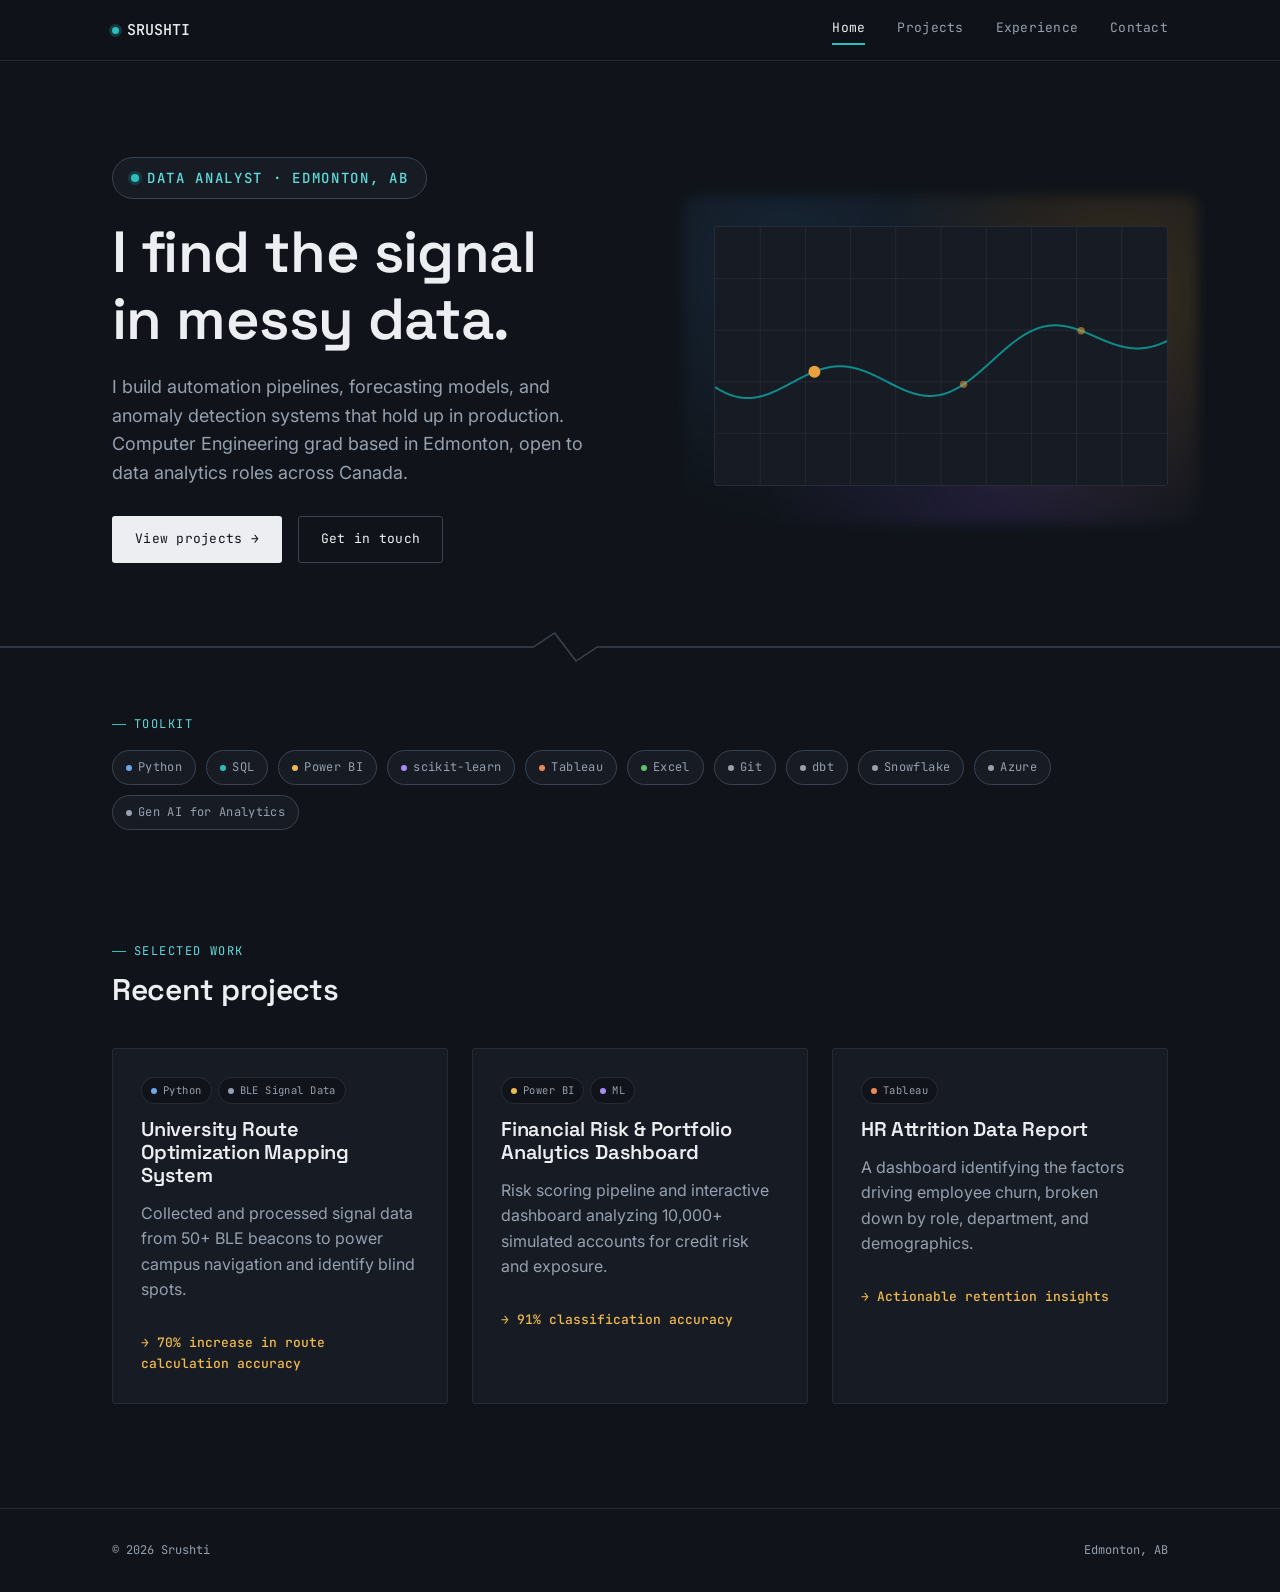
<file: index.html>
<!DOCTYPE html>
<html lang="en">
<head>
<meta charset="UTF-8">
<meta name="viewport" content="width=device-width, initial-scale=1.0">
<title>Srushti — Data Analyst</title>
<meta name="description" content="Data analyst portfolio — projects, experience, and writeups on finding signal in data.">
<link rel="preconnect" href="https://fonts.googleapis.com">
<link href="https://fonts.googleapis.com/css2?family=Space+Grotesk:wght@500;600;700&family=Inter:wght@400;500;600&family=JetBrains+Mono:wght@400;500&display=swap" rel="stylesheet">
<link rel="stylesheet" href="css/style.css">
</head>
<body>

<header class="site-nav">
  <div class="nav-inner">
    <a href="index.html" class="brand"><span class="dot"></span>SRUSHTI</a>
    <nav class="links">
      <a href="index.html" class="active">Home</a>
      <a href="projects.html">Projects</a>
      <a href="experience.html">Experience</a>
      <a href="contact.html">Contact</a>
    </nav>
  </div>
</header>

<section class="hero">
  <div class="wrap hero-grid">
    <div>
      <span class="eyebrow">Data Analyst · Edmonton, AB</span>
      <h1>I find the signal<br>in messy data.</h1>
      <p class="lede">I build automation pipelines, forecasting models, and anomaly detection systems that hold up in production. Computer Engineering grad based in Edmonton, open to data analytics roles across Canada.</p>
      <div class="hero-actions">
        <a href="projects.html" class="btn btn-primary">View projects →</a>
        <a href="contact.html" class="btn btn-ghost">Get in touch</a>
      </div>
    </div>
    <div class="hero-visual">
      <canvas id="hero-canvas"></canvas>
    </div>
  </div>
</section>

<svg class="signal-divider" viewBox="0 0 1200 40" preserveAspectRatio="none">
  <path d="M0,20 L500,20 L520,6 L540,34 L560,20 L1200,20"></path>
</svg>

<section class="tight">
  <div class="wrap">
    <span class="eyebrow">Toolkit</span>
    <div class="stack-strip" style="margin-top:16px;">
      <span class="tool-pill tag-python">Python</span>
      <span class="tool-pill tag-sql">SQL</span>
      <span class="tool-pill tag-powerbi">Power BI</span>
      <span class="tool-pill tag-ml">scikit-learn</span>
      <span class="tool-pill tag-tableau">Tableau</span>
      <span class="tool-pill tag-excel">Excel</span>
      <span class="tool-pill">Git</span>
      <span class="tool-pill">dbt</span>
      <span class="tool-pill">Snowflake</span>
      <span class="tool-pill">Azure</span>
      <span class="tool-pill">Gen AI for Analytics</span>
    </div>
  </div>
</section>

<section>
  <div class="wrap">
    <div class="section-head">
      <span class="eyebrow">Selected work</span>
      <h2>Recent projects</h2>
    </div>
    <div class="project-grid">

      <a href="projects.html#route-optimization" class="project-card">
        <div class="tags"><span class="tag-python">Python</span><span>BLE Signal Data</span></div>
        <h3>University Route Optimization Mapping System</h3>
        <p>Collected and processed signal data from 50+ BLE beacons to power campus navigation and identify blind spots.</p>
        <span class="result">→ 70% increase in route calculation accuracy</span>
      </a>

      <a href="projects.html#risk-dashboard" class="project-card">
        <div class="tags"><span class="tag-powerbi">Power BI</span><span class="tag-ml">ML</span></div>
        <h3>Financial Risk &amp; Portfolio Analytics Dashboard</h3>
        <p>Risk scoring pipeline and interactive dashboard analyzing 10,000+ simulated accounts for credit risk and exposure.</p>
        <span class="result">→ 91% classification accuracy</span>
      </a>

      <a href="projects.html#hr-attrition" class="project-card">
        <div class="tags"><span class="tag-tableau">Tableau</span></div>
        <h3>HR Attrition Data Report</h3>
        <p>A dashboard identifying the factors driving employee churn, broken down by role, department, and demographics.</p>
        <span class="result">→ Actionable retention insights</span>
      </a>

    </div>
  </div>
</section>

<footer>
  <div class="wrap">
    <span>© 2026 Srushti</span>
    <span>Edmonton, AB</span>
  </div>
</footer>

<script src="js/main.js"></script>
</body>
</html>
</file>
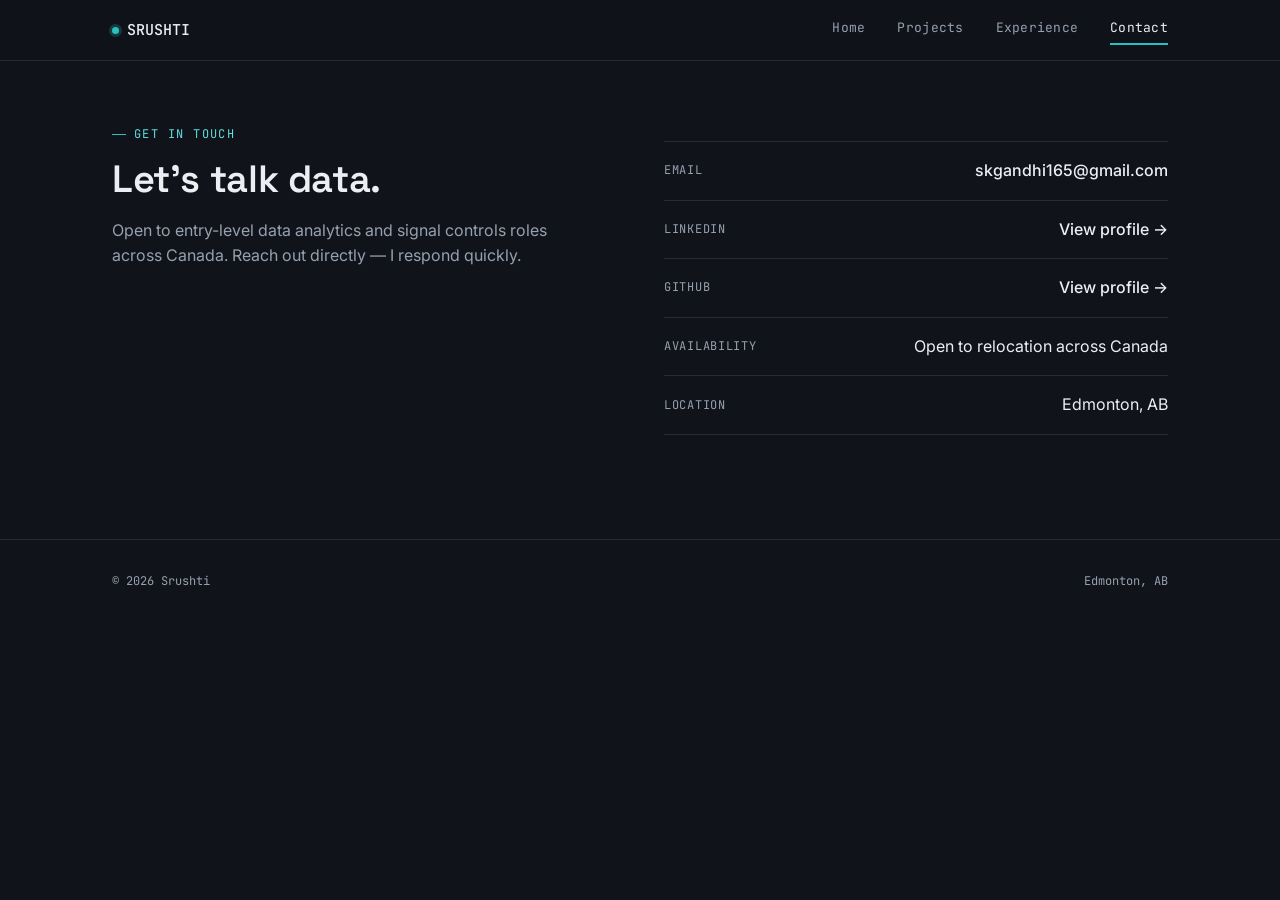
<file: contact.html>
<!DOCTYPE html>
<html lang="en">
<head>
<meta charset="UTF-8">
<meta name="viewport" content="width=device-width, initial-scale=1.0">
<title>Contact — Srushti</title>
<link rel="preconnect" href="https://fonts.googleapis.com">
<link href="https://fonts.googleapis.com/css2?family=Space+Grotesk:wght@500;600;700&family=Inter:wght@400;500;600&family=JetBrains+Mono:wght@400;500&display=swap" rel="stylesheet">
<link rel="stylesheet" href="css/style.css">
</head>
<body>

<header class="site-nav">
  <div class="nav-inner">
    <a href="index.html" class="brand"><span class="dot"></span>SRUSHTI</a>
    <nav class="links">
      <a href="index.html">Home</a>
      <a href="projects.html">Projects</a>
      <a href="experience.html">Experience</a>
      <a href="contact.html" class="active">Contact</a>
    </nav>
  </div>
</header>

<section style="padding-top:56px;">
  <div class="wrap contact-grid">
    <div>
      <span class="eyebrow">Get in touch</span>
      <h2 style="margin-top:14px; font-size:38px;">Let's talk data.</h2>
      <p style="margin-top:16px; max-width:44ch;">Open to entry-level data analytics and signal controls roles across Canada. Reach out directly — I respond quickly.</p>
    </div>

    <ul class="contact-list">
      <li>
        <span class="label">Email</span>
        <a href="mailto:skgandhi165@gmail.com">skgandhi165@gmail.com</a>
      </li>
      <li>
        <span class="label">LinkedIn</span>
        <a href="https://www.linkedin.com/in/srushti-gandhi-7142571a3/" target="_blank" rel="noopener">View profile →</a>
      </li>
      <li>
        <span class="label">GitHub</span>
        <a href="https://github.com/skgandhi165" target="_blank" rel="noopener">View profile →</a>
      </li>
      <li>
        <span class="label">Availability</span>
        <span>Open to relocation across Canada</span>
      </li>
      <li>
        <span class="label">Location</span>
        <span>Edmonton, AB</span>
      </li>
    </ul>
  </div>
</section>

<footer>
  <div class="wrap">
    <span>© 2026 Srushti</span>
    <span>Edmonton, AB</span>
  </div>
</footer>

<script src="js/main.js"></script>
</body>
</html>
</file>
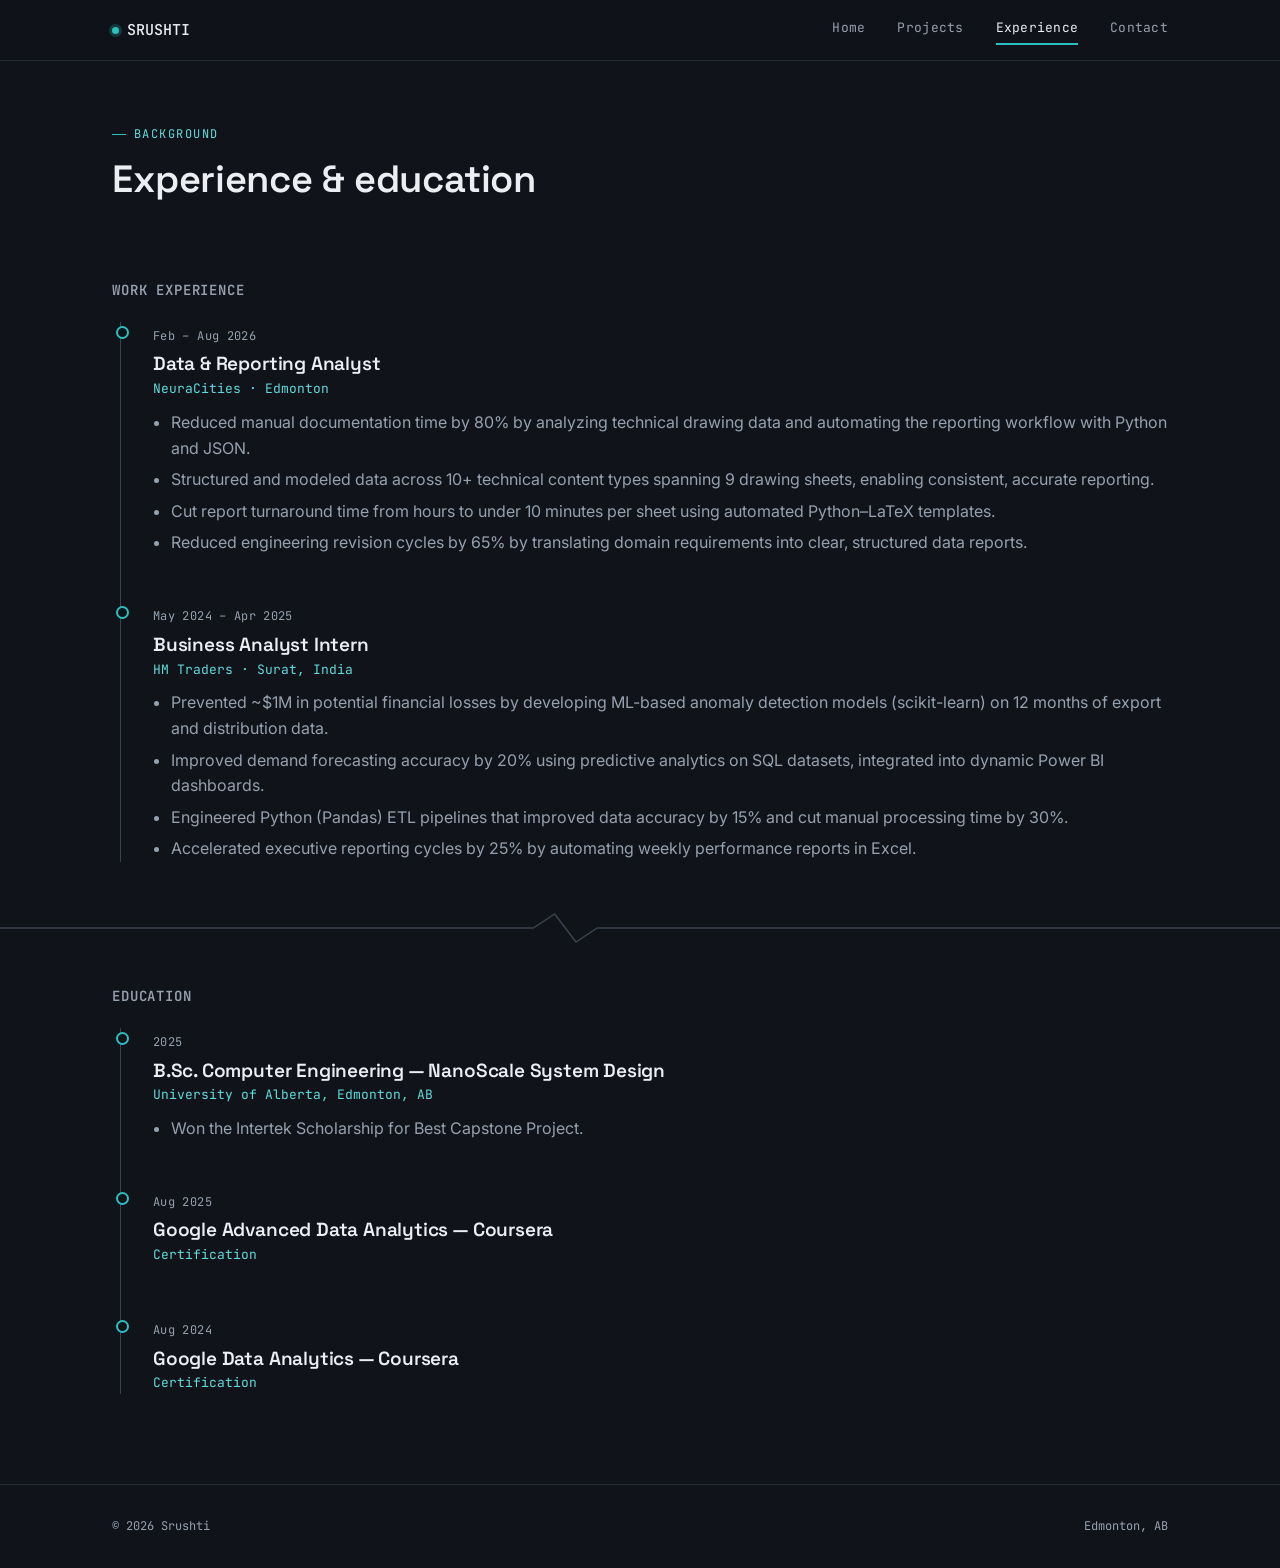
<file: experience.html>
<!DOCTYPE html>
<html lang="en">
<head>
<meta charset="UTF-8">
<meta name="viewport" content="width=device-width, initial-scale=1.0">
<title>Experience — Srushti</title>
<link rel="preconnect" href="https://fonts.googleapis.com">
<link href="https://fonts.googleapis.com/css2?family=Space+Grotesk:wght@500;600;700&family=Inter:wght@400;500;600&family=JetBrains+Mono:wght@400;500&display=swap" rel="stylesheet">
<link rel="stylesheet" href="css/style.css">
</head>
<body>

<header class="site-nav">
  <div class="nav-inner">
    <a href="index.html" class="brand"><span class="dot"></span>SRUSHTI</a>
    <nav class="links">
      <a href="index.html">Home</a>
      <a href="projects.html">Projects</a>
      <a href="experience.html" class="active">Experience</a>
      <a href="contact.html">Contact</a>
    </nav>
  </div>
</header>

<section class="tight" style="padding-top:56px;">
  <div class="wrap">
    <span class="eyebrow">Background</span>
    <h2 style="margin-top:14px; font-size:38px;">Experience &amp; education</h2>
  </div>
</section>

<section class="tight">
  <div class="wrap">
    <h3 style="font-size:14px; font-family: var(--font-mono); letter-spacing:0.06em; text-transform:uppercase; color:var(--ink-muted); margin-bottom:24px;">Work experience</h3>
    <div class="timeline">

      <div class="timeline-item">
        <span class="when">Feb – Aug 2026</span>
        <h3>Data &amp; Reporting Analyst</h3>
        <span class="org">NeuraCities · Edmonton</span>
        <ul>
          <li>Reduced manual documentation time by 80% by analyzing technical drawing data and automating the reporting workflow with Python and JSON.</li>
          <li>Structured and modeled data across 10+ technical content types spanning 9 drawing sheets, enabling consistent, accurate reporting.</li>
          <li>Cut report turnaround time from hours to under 10 minutes per sheet using automated Python–LaTeX templates.</li>
          <li>Reduced engineering revision cycles by 65% by translating domain requirements into clear, structured data reports.</li>
        </ul>
      </div>

      <div class="timeline-item">
        <span class="when">May 2024 – Apr 2025</span>
        <h3>Business Analyst Intern</h3>
        <span class="org">HM Traders · Surat, India</span>
        <ul>
          <li>Prevented ~$1M in potential financial losses by developing ML-based anomaly detection models (scikit-learn) on 12 months of export and distribution data.</li>
          <li>Improved demand forecasting accuracy by 20% using predictive analytics on SQL datasets, integrated into dynamic Power BI dashboards.</li>
          <li>Engineered Python (Pandas) ETL pipelines that improved data accuracy by 15% and cut manual processing time by 30%.</li>
          <li>Accelerated executive reporting cycles by 25% by automating weekly performance reports in Excel.</li>
        </ul>
      </div>

    </div>
  </div>
</section>

<svg class="signal-divider" viewBox="0 0 1200 40" preserveAspectRatio="none">
  <path d="M0,20 L500,20 L520,6 L540,34 L560,20 L1200,20"></path>
</svg>

<section class="tight">
  <div class="wrap">
    <h3 style="font-size:14px; font-family: var(--font-mono); letter-spacing:0.06em; text-transform:uppercase; color:var(--ink-muted); margin-bottom:24px;">Education</h3>
    <div class="timeline">

      <div class="timeline-item">
        <span class="when">2025</span>
        <h3>B.Sc. Computer Engineering — NanoScale System Design</h3>
        <span class="org">University of Alberta, Edmonton, AB</span>
        <ul>
          <li>Won the Intertek Scholarship for Best Capstone Project.</li>
        </ul>
      </div>

      <div class="timeline-item">
        <span class="when">Aug 2025</span>
        <h3>Google Advanced Data Analytics — Coursera</h3>
        <span class="org">Certification</span>
      </div>

      <div class="timeline-item">
        <span class="when">Aug 2024</span>
        <h3>Google Data Analytics — Coursera</h3>
        <span class="org">Certification</span>
      </div>

    </div>
  </div>
</section>

<footer>
  <div class="wrap">
    <span>© 2026 Srushti</span>
    <span>Edmonton, AB</span>
  </div>
</footer>

<script src="js/main.js"></script>
</body>
</html>
</file>
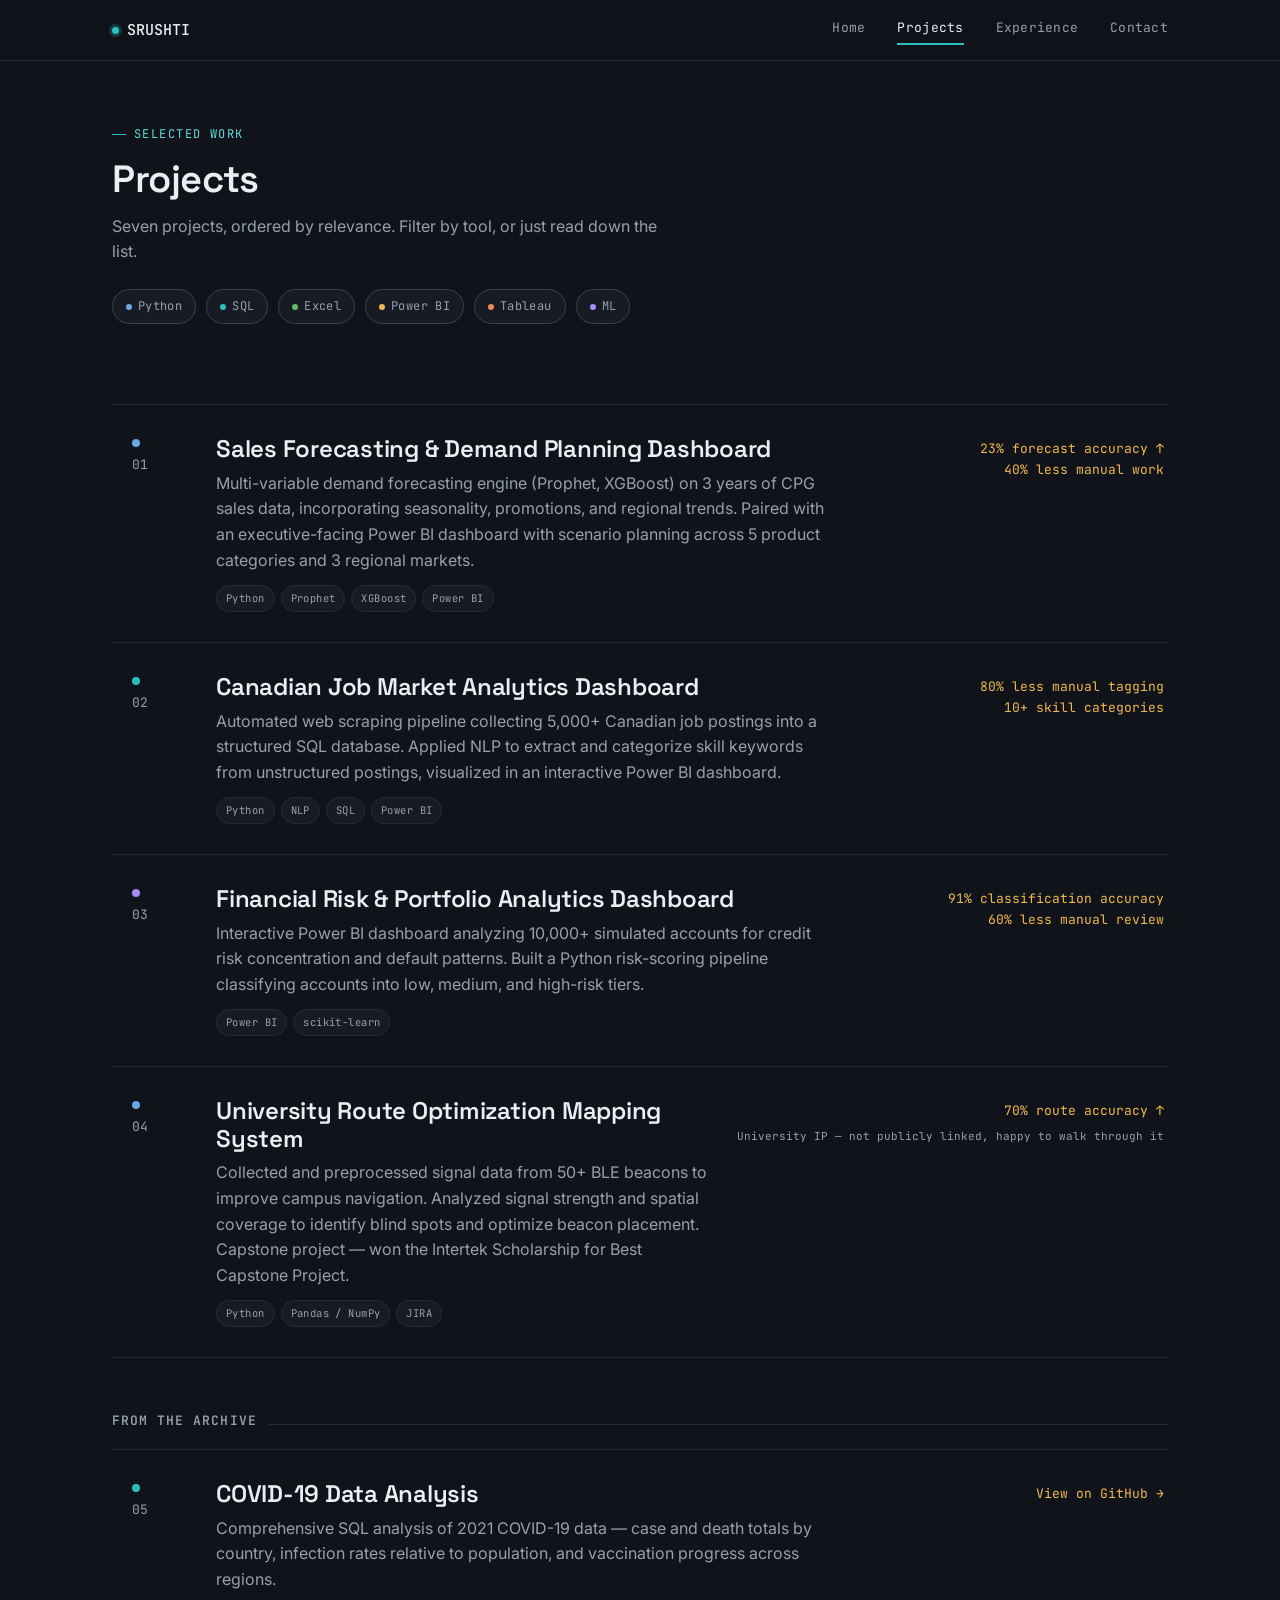
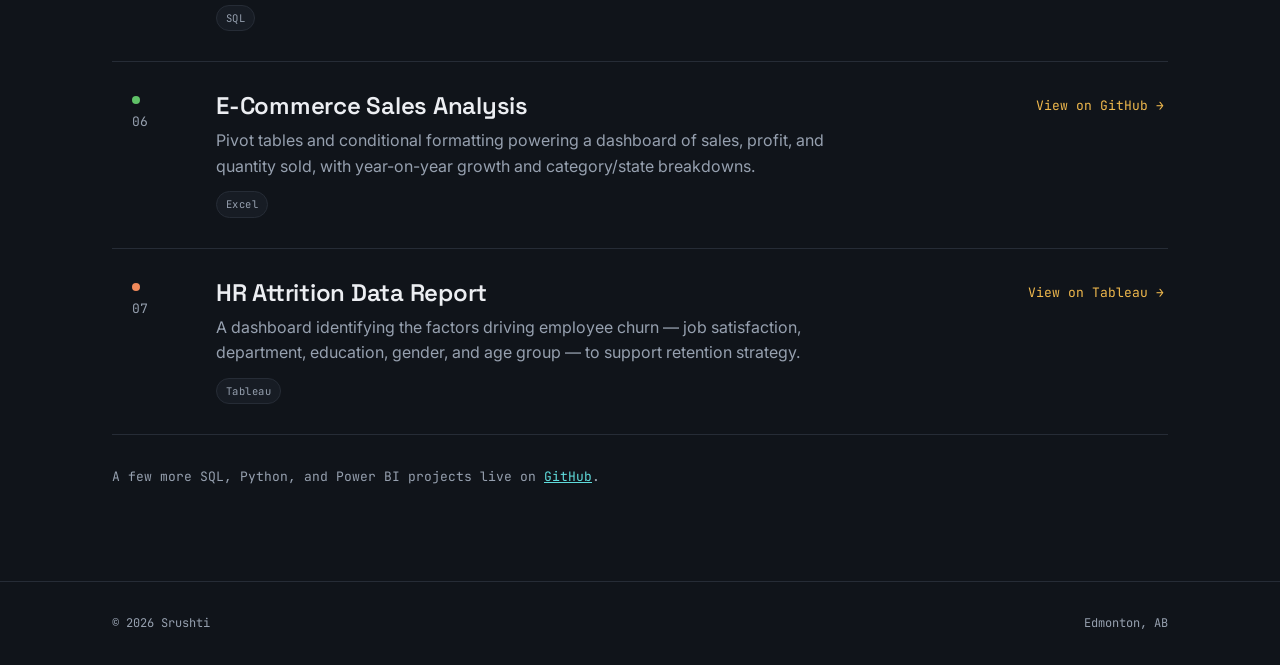
<file: projects.html>
<!DOCTYPE html>
<html lang="en">
<head>
<meta charset="UTF-8">
<meta name="viewport" content="width=device-width, initial-scale=1.0">
<title>Projects — Srushti</title>
<link rel="preconnect" href="https://fonts.googleapis.com">
<link href="https://fonts.googleapis.com/css2?family=Space+Grotesk:wght@500;600;700&family=Inter:wght@400;500;600&family=JetBrains+Mono:wght@400;500&display=swap" rel="stylesheet">
<link rel="stylesheet" href="css/style.css">
</head>
<body>

<header class="site-nav">
  <div class="nav-inner">
    <a href="index.html" class="brand"><span class="dot"></span>SRUSHTI</a>
    <nav class="links">
      <a href="index.html">Home</a>
      <a href="projects.html" class="active">Projects</a>
      <a href="experience.html">Experience</a>
      <a href="contact.html">Contact</a>
    </nav>
  </div>
</header>

<section class="tight" style="padding-top:56px;">
  <div class="wrap">
    <span class="eyebrow">Selected work</span>
    <h2 style="margin-top:14px; font-size:38px;">Projects</h2>
    <p style="max-width:56ch; margin-top:12px;">Seven projects, ordered by relevance. Filter by tool, or just read down the list.</p>

    <div class="stack-strip" data-filter-bar style="margin-top:24px;">
      <span class="tool-pill filterable tag-python" data-tool="python">Python</span>
      <span class="tool-pill filterable tag-sql" data-tool="sql">SQL</span>
      <span class="tool-pill filterable tag-excel" data-tool="excel">Excel</span>
      <span class="tool-pill filterable tag-powerbi" data-tool="power bi">Power BI</span>
      <span class="tool-pill filterable tag-tableau" data-tool="tableau">Tableau</span>
      <span class="tool-pill filterable tag-ml" data-tool="ml">ML</span>
    </div>
  </div>
</section>

<section class="tight">
  <div class="wrap">

    <div class="project-index">

      <div class="project-row" style="--tool-color: var(--c-python);" data-tools="python power bi">
        <div class="idx"><span class="dot"></span>01</div>
        <div>
          <h3>Sales Forecasting &amp; Demand Planning Dashboard</h3>
          <p>Multi-variable demand forecasting engine (Prophet, XGBoost) on 3 years of CPG sales data, incorporating seasonality, promotions, and regional trends. Paired with an executive-facing Power BI dashboard with scenario planning across 5 product categories and 3 regional markets.</p>
          <div class="tags"><span>Python</span><span>Prophet</span><span>XGBoost</span><span>Power BI</span></div>
        </div>
        <div class="side"><span class="result">23% forecast accuracy ↑</span><span class="result">40% less manual work</span></div>
      </div>

      <div class="project-row" style="--tool-color: var(--c-sql);" data-tools="python sql power bi">
        <div class="idx"><span class="dot"></span>02</div>
        <div>
          <h3>Canadian Job Market Analytics Dashboard</h3>
          <p>Automated web scraping pipeline collecting 5,000+ Canadian job postings into a structured SQL database. Applied NLP to extract and categorize skill keywords from unstructured postings, visualized in an interactive Power BI dashboard.</p>
          <div class="tags"><span>Python</span><span>NLP</span><span>SQL</span><span>Power BI</span></div>
        </div>
        <div class="side"><span class="result">80% less manual tagging</span><span class="result">10+ skill categories</span></div>
      </div>

      <a href="https://github.com/skgandhi165/Data-Analytics/tree/main/Financial%20Dashboard" class="project-row" style="--tool-color: var(--c-ml);" data-tools="power bi ml python">
        <div class="idx"><span class="dot"></span>03</div>
        <div>
          <h3>Financial Risk &amp; Portfolio Analytics Dashboard</h3>
          <p>Interactive Power BI dashboard analyzing 10,000+ simulated accounts for credit risk concentration and default patterns. Built a Python risk-scoring pipeline classifying accounts into low, medium, and high-risk tiers.</p>
          <div class="tags"><span>Power BI</span><span>scikit-learn</span></div>
        </div>
        <div class="side"><span class="result">91% classification accuracy</span><span class="result">60% less manual review</span></div>
      </a>

      <div class="project-row" style="--tool-color: var(--c-python);" data-tools="python">
        <div class="idx"><span class="dot"></span>04</div>
        <div>
          <h3>University Route Optimization Mapping System</h3>
          <p>Collected and preprocessed signal data from 50+ BLE beacons to improve campus navigation. Analyzed signal strength and spatial coverage to identify blind spots and optimize beacon placement. Capstone project — won the Intertek Scholarship for Best Capstone Project.</p>
          <div class="tags"><span>Python</span><span>Pandas / NumPy</span><span>JIRA</span></div>
        </div>
        <div class="side">
          <span class="result">70% route accuracy ↑</span>
          <span class="restricted-note">University IP — not publicly linked, happy to walk through it</span>
        </div>
      </div>

    </div>

    <div class="category-head"><h3>From the archive</h3><span class="line"></span></div>

    <div class="project-index">

      <a href="https://github.com/skgandhi165/Data-Analytics/blob/main/Covid_19_Data_Exploration.sql" target="_blank" rel="noopener" class="project-row" style="--tool-color: var(--c-sql);" data-tools="sql">
        <div class="idx"><span class="dot"></span>05</div>
        <div>
          <h3>COVID-19 Data Analysis</h3>
          <p>Comprehensive SQL analysis of 2021 COVID-19 data — case and death totals by country, infection rates relative to population, and vaccination progress across regions.</p>
          <div class="tags"><span>SQL</span></div>
        </div>
        <div class="side"><span class="result">View on GitHub →</span></div>
      </a>

      <a href="https://github.com/skgandhi165/Data-Analytics/blob/main/E-commerce%20Sales%20Analysis.xlsx" target="_blank" rel="noopener" class="project-row" style="--tool-color: var(--c-excel);" data-tools="excel">
        <div class="idx"><span class="dot"></span>06</div>
        <div>
          <h3>E-Commerce Sales Analysis</h3>
          <p>Pivot tables and conditional formatting powering a dashboard of sales, profit, and quantity sold, with year-on-year growth and category/state breakdowns.</p>
          <div class="tags"><span>Excel</span></div>
        </div>
        <div class="side"><span class="result">View on GitHub →</span></div>
      </a>

      <a href="https://public.tableau.com/app/profile/srushti.gandhi/viz/HRAnalysis_17228812204080/HRAnalysis" target="_blank" rel="noopener" class="project-row" style="--tool-color: var(--c-tableau);" data-tools="tableau">
        <div class="idx"><span class="dot"></span>07</div>
        <div>
          <h3>HR Attrition Data Report</h3>
          <p>A dashboard identifying the factors driving employee churn — job satisfaction, department, education, gender, and age group — to support retention strategy.</p>
          <div class="tags"><span>Tableau</span></div>
        </div>
        <div class="side"><span class="result">View on Tableau →</span></div>
      </a>

    </div>

    <p style="margin-top:32px; font-family: var(--font-mono); font-size:13px;">
      A few more SQL, Python, and Power BI projects live on <a href="https://github.com/skgandhi165/Data-Analytics" target="_blank" rel="noopener" style="color:var(--accent-ink); text-decoration:underline;">GitHub</a>.
    </p>

  </div>
</section>

<footer>
  <div class="wrap">
    <span>© 2026 Srushti</span>
    <span>Edmonton, AB</span>
  </div>
</footer>

<script src="js/main.js"></script>
</body>
</html>
</file>
<file: css/style.css>
/* ============================================================
   DESIGN TOKENS
   ============================================================ */
:root {
  --bg: #10141A;
  --bg-raised: #171C24;
  --ink: #ECEEF2;
  --ink-muted: #96A0AF;
  --line: #262C36;
  --line-strong: #3A424F;
  --accent: #2BBFBF;      /* signal teal — primary interactive */
  --accent-ink: #5FDCDC;
  --amber: #F0B94D;       /* data highlight — used sparingly */

  /* tool identity colors — small color-coded markers on tags/pills */
  --c-python: #6AA6E8;
  --c-sql: #2BBFBF;
  --c-excel: #5FC167;
  --c-powerbi: #F0B94D;
  --c-tableau: #F0895A;
  --c-ml: #A98BFA;

  --font-display: 'Space Grotesk', sans-serif;
  --font-body: 'Inter', sans-serif;
  --font-mono: 'JetBrains Mono', monospace;

  --max-w: 1120px;
  --radius: 3px;
}

* { box-sizing: border-box; }
html { scroll-behavior: smooth; }

@media (prefers-reduced-motion: reduce) {
  html { scroll-behavior: auto; }
  * { animation-duration: 0.01ms !important; animation-iteration-count: 1 !important; transition-duration: 0.01ms !important; }
}

body {
  margin: 0;
  background: var(--bg);
  color: var(--ink);
  font-family: var(--font-body);
  font-size: 16px;
  line-height: 1.6;
  -webkit-font-smoothing: antialiased;
}

a { color: inherit; }

.wrap {
  max-width: var(--max-w);
  margin: 0 auto;
  padding: 0 32px;
}

h1, h2, h3, h4 {
  font-family: var(--font-display);
  font-weight: 600;
  line-height: 1.15;
  margin: 0;
  letter-spacing: -0.01em;
}

.eyebrow {
  font-family: var(--font-mono);
  font-size: 12px;
  letter-spacing: 0.12em;
  text-transform: uppercase;
  color: var(--accent-ink);
  display: inline-flex;
  align-items: center;
  gap: 8px;
}

.eyebrow::before {
  content: '';
  width: 14px;
  height: 1px;
  background: var(--accent);
  display: inline-block;
}

p { margin: 0 0 1em; color: var(--ink-muted); }

/* ============================================================
   NAV
   ============================================================ */
header.site-nav {
  position: sticky;
  top: 0;
  z-index: 100;
  background: rgba(16, 20, 26, 0.82);
  backdrop-filter: blur(8px);
  border-bottom: 1px solid var(--line);
}

.nav-inner {
  max-width: var(--max-w);
  margin: 0 auto;
  padding: 18px 32px;
  display: flex;
  align-items: center;
  justify-content: space-between;
}

.brand {
  font-family: var(--font-mono);
  font-weight: 500;
  font-size: 15px;
  text-decoration: none;
  color: var(--ink);
  display: flex;
  align-items: center;
  gap: 8px;
}

.brand .dot {
  width: 7px;
  height: 7px;
  border-radius: 50%;
  background: var(--accent);
  box-shadow: 0 0 0 3px rgba(43,191,191,0.22);
}

nav.links {
  display: flex;
  gap: 32px;
  font-family: var(--font-mono);
  font-size: 13px;
  letter-spacing: 0.02em;
}

nav.links a {
  text-decoration: none;
  color: var(--ink-muted);
  position: relative;
  padding-bottom: 3px;
  transition: color 0.2s ease;
}

nav.links a:hover, nav.links a.active { color: var(--ink); }

nav.links a.active::after {
  content: '';
  position: absolute;
  left: 0; bottom: -3px;
  width: 100%;
  height: 2px;
  background: var(--accent);
}

.nav-toggle { display: none; }

@media (max-width: 720px) {
  nav.links { display: none; }
}

/* ============================================================
   SIGNAL DIVIDER — signature motif
   ============================================================ */
.signal-divider {
  width: 100%;
  height: 40px;
  margin: 0;
  display: block;
}

.signal-divider path {
  fill: none;
  stroke: var(--line-strong);
  stroke-width: 1.4;
}

/* ============================================================
   HERO
   ============================================================ */
.hero {
  padding: 96px 0 64px;
}

.hero-grid {
  display: grid;
  grid-template-columns: 1.1fr 0.9fr;
  gap: 48px;
  align-items: center;
}

.hero .eyebrow {
  font-size: 14px;
  font-weight: 500;
  padding: 9px 18px;
  border: 1px solid var(--line-strong);
  border-radius: 999px;
  background: var(--bg-raised);
  color: var(--accent-ink);
}

.hero .eyebrow::before {
  width: 8px;
  height: 8px;
  border-radius: 50%;
  background: var(--accent);
  box-shadow: 0 0 0 3px rgba(43,191,191,0.18);
}

.hero h1 {
  font-size: clamp(36px, 5vw, 58px);
  margin: 20px 0 20px;
}

.hero .lede {
  font-size: 18px;
  max-width: 46ch;
  color: var(--ink-muted);
}

.hero-actions {
  display: flex;
  gap: 16px;
  margin-top: 28px;
}

#hero-canvas {
  width: 100%;
  height: 260px;
  border: 1px solid var(--line);
  background: var(--bg-raised);
  border-radius: var(--radius);
}

@media (max-width: 860px) {
  .hero-grid { grid-template-columns: 1fr; }
}

/* ============================================================
   BUTTONS
   ============================================================ */
.btn {
  font-family: var(--font-mono);
  font-size: 13px;
  letter-spacing: 0.02em;
  padding: 12px 22px;
  border-radius: var(--radius);
  text-decoration: none;
  display: inline-flex;
  align-items: center;
  gap: 8px;
  transition: all 0.2s ease;
  border: 1px solid transparent;
}

.btn-primary {
  background: var(--ink);
  color: var(--bg);
}
.btn-primary:hover { background: var(--accent-ink); }

.btn-ghost {
  border-color: var(--line-strong);
  color: var(--ink);
}
.btn-ghost:hover { border-color: var(--ink); }

/* ============================================================
   SECTIONS
   ============================================================ */
section { padding: 64px 0; }
section.tight { padding: 40px 0; }

.section-head {
  margin-bottom: 40px;
}

.section-head h2 {
  font-size: 30px;
  margin-top: 12px;
}

/* ============================================================
   STACK / TOOLS STRIP
   ============================================================ */
.stack-strip {
  display: flex;
  flex-wrap: wrap;
  gap: 10px;
}

.tool-pill {
  font-family: var(--font-mono);
  font-size: 12px;
  letter-spacing: 0.03em;
  padding: 7px 13px;
  border: 1px solid var(--line-strong);
  border-radius: 999px;
  color: var(--ink-muted);
  background: var(--bg-raised);
  cursor: default;
  transition: all 0.2s ease;
}

.tool-pill.filterable {
  cursor: pointer;
}

.tool-pill.filterable:hover,
.tool-pill.active {
  border-color: var(--accent);
  color: var(--accent-ink);
  background: rgba(43,191,191,0.10);
}

/* color-coded tool markers — a small dot identifies the tool at a glance */
.tool-pill::before,
.project-card .tags span::before {
  content: '';
  display: inline-block;
  width: 6px;
  height: 6px;
  border-radius: 50%;
  margin-right: 6px;
  vertical-align: middle;
  background: var(--ink-muted);
}
.tag-python::before, [data-tool="python"]::before { background: var(--c-python) !important; }
.tag-sql::before, [data-tool="sql"]::before { background: var(--c-sql) !important; }
.tag-excel::before, [data-tool="excel"]::before { background: var(--c-excel) !important; }
.tag-powerbi::before, [data-tool="power bi"]::before { background: var(--c-powerbi) !important; }
.tag-tableau::before, [data-tool="tableau"]::before { background: var(--c-tableau) !important; }
.tag-ml::before, [data-tool="ml"]::before { background: var(--c-ml) !important; }

/* hero glow — soft multi-color gradient for visual warmth behind the canvas */
.hero-visual {
  position: relative;
}
.hero-visual::before {
  content: '';
  position: absolute;
  inset: -30px;
  background:
    radial-gradient(circle at 20% 20%, rgba(59,127,196,0.16), transparent 55%),
    radial-gradient(circle at 85% 30%, rgba(232,163,61,0.18), transparent 50%),
    radial-gradient(circle at 60% 85%, rgba(139,92,246,0.14), transparent 55%);
  filter: blur(6px);
  z-index: 0;
  border-radius: 12px;
}
.hero-visual canvas { position: relative; z-index: 1; }

/* ============================================================
   PROJECT CARDS
   ============================================================ */
.project-grid {
  display: grid;
  grid-template-columns: repeat(auto-fit, minmax(300px, 1fr));
  gap: 24px;
}

.project-grid.compact {
  grid-template-columns: repeat(auto-fit, minmax(260px, 1fr));
  gap: 20px;
}

.category-head {
  display: flex;
  align-items: baseline;
  gap: 12px;
  margin: 56px 0 20px;
}

.category-head:first-child { margin-top: 0; }

.category-head h3 {
  font-size: 13px;
  font-family: var(--font-mono);
  letter-spacing: 0.08em;
  text-transform: uppercase;
  color: var(--ink-muted);
}

.category-head .line {
  flex: 1;
  height: 1px;
  background: var(--line);
}

/* ============================================================
   PROJECT INDEX — editorial row layout (no imagery)
   ============================================================ */
.project-index {
  display: flex;
  flex-direction: column;
}

.project-row {
  display: grid;
  grid-template-columns: 56px 1fr auto;
  align-items: start;
  gap: 28px;
  padding: 30px 4px 30px 20px;
  border-top: 1px solid var(--line);
  text-decoration: none;
  color: var(--ink);
  position: relative;
  transition: padding-left 0.25s ease, background 0.25s ease;
}

.project-index .project-row:last-child { border-bottom: 1px solid var(--line); }

.project-row::before {
  content: '';
  position: absolute;
  left: 0; top: 0; bottom: 0;
  width: 3px;
  background: var(--tool-color, var(--ink-muted));
  transform: scaleY(0);
  transform-origin: top;
  transition: transform 0.3s ease;
}

a.project-row:hover::before { transform: scaleY(1); }
a.project-row:hover { padding-left: 26px; background: rgba(255,255,255,0.025); }

.project-row .idx {
  font-family: var(--font-mono);
  font-size: 13px;
  color: var(--ink-muted);
  padding-top: 4px;
}

.project-row .idx .dot {
  width: 8px; height: 8px;
  border-radius: 50%;
  display: block;
  margin-bottom: 8px;
  background: var(--tool-color, var(--ink-muted));
}

.project-row h3 {
  font-size: 24px;
  margin-bottom: 8px;
}

.project-row p {
  margin: 0;
  max-width: 62ch;
}

.project-row .tags {
  display: flex;
  flex-wrap: wrap;
  gap: 6px;
  margin-top: 12px;
}

.project-row .tags span {
  font-family: var(--font-mono);
  font-size: 10.5px;
  letter-spacing: 0.04em;
  padding: 4px 9px;
  background: var(--bg-raised);
  border: 1px solid var(--line);
  border-radius: 999px;
  color: var(--ink-muted);
}

.project-row .side {
  text-align: right;
  padding-top: 4px;
}

.project-row .result {
  font-family: var(--font-mono);
  font-size: 13px;
  color: var(--amber);
  white-space: nowrap;
  display: block;
}

.project-row .restricted-note {
  font-family: var(--font-mono);
  font-size: 11px;
  color: var(--ink-muted);
  white-space: nowrap;
  margin-top: 6px;
  display: block;
}

@media (max-width: 640px) {
  .project-row {
    grid-template-columns: 1fr;
    gap: 10px;
    padding-left: 4px;
  }
  .project-row .idx { display: flex; align-items: center; gap: 8px; }
  .project-row .idx .dot { margin-bottom: 0; }
  .project-row .side { text-align: left; }
  a.project-row:hover { padding-left: 4px; }
}

.project-card {
  background: var(--bg-raised);
  border: 1px solid var(--line);
  border-radius: var(--radius);
  padding: 28px;
  display: flex;
  flex-direction: column;
  gap: 14px;
  position: relative;
  overflow: hidden;
  transition: transform 0.25s ease, border-color 0.25s ease, box-shadow 0.25s ease;
  text-decoration: none;
  color: var(--ink);
}

.project-card::before {
  content: '';
  position: absolute;
  top: 0; left: 0;
  width: 100%;
  height: 2px;
  background: var(--accent);
  transform: scaleX(0);
  transform-origin: left;
  transition: transform 0.3s ease;
}

.project-card:hover {
  transform: translateY(-3px);
  border-color: var(--line-strong);
  box-shadow: 0 12px 28px rgba(0,0,0,0.35);
}

.project-card:hover::before { transform: scaleX(1); }

.project-card .thumb {
  width: 100%;
  height: 150px;
  object-fit: cover;
  border-radius: var(--radius);
  border: 1px solid var(--line);
  margin-bottom: 4px;
  background: var(--bg);
}

/* signal-signature card art — replaces photos with an abstract waveform
   tinted to the project's primary tool color, echoing the hero motif */
.thumb-art {
  width: 100%;
  height: 150px;
  border-radius: var(--radius);
  border: 1px solid var(--line);
  margin-bottom: 4px;
  background-color: var(--bg);
  background-image: radial-gradient(circle, var(--line) 1px, transparent 1px);
  background-size: 16px 16px;
  background-position: -4px -4px;
  display: flex;
  align-items: center;
  justify-content: center;
  overflow: hidden;
}

.thumb-art svg { width: 92px; height: 92px; display: block; margin: auto; }

.thumb-art.tag-python { color: var(--c-python); }
.thumb-art.tag-sql { color: var(--c-sql); }
.thumb-art.tag-excel { color: var(--c-excel); }
.thumb-art.tag-powerbi { color: var(--c-powerbi); }
.thumb-art.tag-tableau { color: var(--c-tableau); }
.thumb-art.tag-ml { color: var(--c-ml); }

.project-card .tags {
  display: flex;
  flex-wrap: wrap;
  gap: 6px;
}

.project-card .tags span {
  font-family: var(--font-mono);
  font-size: 10.5px;
  letter-spacing: 0.04em;
  padding: 4px 9px;
  background: var(--bg);
  border: 1px solid var(--line);
  border-radius: 999px;
  color: var(--ink-muted);
}

.project-card h3 {
  font-size: 20px;
}

.project-card .result {
  font-family: var(--font-mono);
  font-size: 13px;
  color: var(--amber);
  font-weight: 500;
}

.project-card.placeholder {
  border-style: dashed;
  color: var(--ink-muted);
  justify-content: center;
  align-items: flex-start;
  min-height: 200px;
}

.project-card.placeholder .eyebrow { color: var(--ink-muted); }
.project-card.placeholder .eyebrow::before { background: var(--line-strong); }

/* ============================================================
   TIMELINE (experience / education)
   ============================================================ */
.timeline {
  position: relative;
  margin-left: 8px;
  border-left: 1px solid var(--line-strong);
  padding-left: 32px;
}

.timeline-item {
  position: relative;
  padding-bottom: 40px;
}

.timeline-item:last-child { padding-bottom: 0; }

.timeline-item::before {
  content: '';
  position: absolute;
  left: -37px;
  top: 4px;
  width: 9px;
  height: 9px;
  border-radius: 50%;
  background: var(--bg);
  border: 2px solid var(--accent);
}

.timeline-item .when {
  font-family: var(--font-mono);
  font-size: 12px;
  color: var(--ink-muted);
  letter-spacing: 0.03em;
}

.timeline-item h3 {
  font-size: 19px;
  margin: 6px 0 4px;
}

.timeline-item .org {
  font-family: var(--font-mono);
  font-size: 13px;
  color: var(--accent-ink);
  margin-bottom: 10px;
  display: block;
}

.timeline-item ul {
  margin: 10px 0 0;
  padding-left: 18px;
  color: var(--ink-muted);
}

.timeline-item li { margin-bottom: 6px; }

/* ============================================================
   BLOG
   ============================================================ */
.post-list { display: flex; flex-direction: column; }

.post-row {
  display: grid;
  grid-template-columns: 140px 1fr;
  gap: 24px;
  padding: 26px 0;
  border-bottom: 1px solid var(--line);
  text-decoration: none;
  color: var(--ink);
  transition: opacity 0.2s ease;
}

.post-row:hover { opacity: 0.7; }

.post-row .when {
  font-family: var(--font-mono);
  font-size: 12px;
  color: var(--ink-muted);
  padding-top: 4px;
}

.post-row h3 { font-size: 20px; margin-bottom: 8px; }
.post-row p { margin: 0; }

article.post {
  max-width: 720px;
  margin: 0 auto;
}

article.post .post-meta {
  font-family: var(--font-mono);
  font-size: 12px;
  color: var(--ink-muted);
  margin-bottom: 8px;
}

article.post h1 { font-size: 38px; margin-bottom: 24px; }
article.post h2 { font-size: 24px; margin: 40px 0 14px; }
article.post p { color: var(--ink); font-size: 16.5px; }
article.post ul, article.post ol { color: var(--ink); padding-left: 20px; }
article.post li { margin-bottom: 8px; }

article.post blockquote {
  border-left: 2px solid var(--accent);
  margin: 24px 0;
  padding: 4px 0 4px 20px;
  color: var(--ink-muted);
  font-style: italic;
}

article.post .callout {
  background: var(--bg-raised);
  border: 1px solid var(--line);
  border-left: 2px solid var(--amber);
  padding: 16px 20px;
  border-radius: var(--radius);
  font-family: var(--font-mono);
  font-size: 13px;
  color: var(--ink-muted);
  margin: 24px 0;
}

/* ============================================================
   CONTACT
   ============================================================ */
.contact-grid {
  display: grid;
  grid-template-columns: 1fr 1fr;
  gap: 48px;
}

.contact-list { list-style: none; padding: 0; margin: 24px 0 0; }

.contact-list li {
  border-top: 1px solid var(--line);
  padding: 16px 0;
  display: flex;
  justify-content: space-between;
  align-items: center;
}

.contact-list li:last-child { border-bottom: 1px solid var(--line); }

.contact-list .label {
  font-family: var(--font-mono);
  font-size: 12px;
  color: var(--ink-muted);
  text-transform: uppercase;
  letter-spacing: 0.06em;
}

.contact-list a { text-decoration: none; font-weight: 500; }
.contact-list a:hover { color: var(--accent-ink); }

@media (max-width: 720px) {
  .contact-grid { grid-template-columns: 1fr; }
}

/* ============================================================
   FOOTER
   ============================================================ */
footer {
  border-top: 1px solid var(--line);
  padding: 32px 0;
  margin-top: 40px;
}

footer .wrap {
  display: flex;
  justify-content: space-between;
  align-items: center;
  font-family: var(--font-mono);
  font-size: 12px;
  color: var(--ink-muted);
}

@media (max-width: 600px) {
  footer .wrap { flex-direction: column; gap: 8px; text-align: center; }
  .hero { padding: 64px 0 40px; }
  .wrap { padding: 0 20px; }
}
</file>
